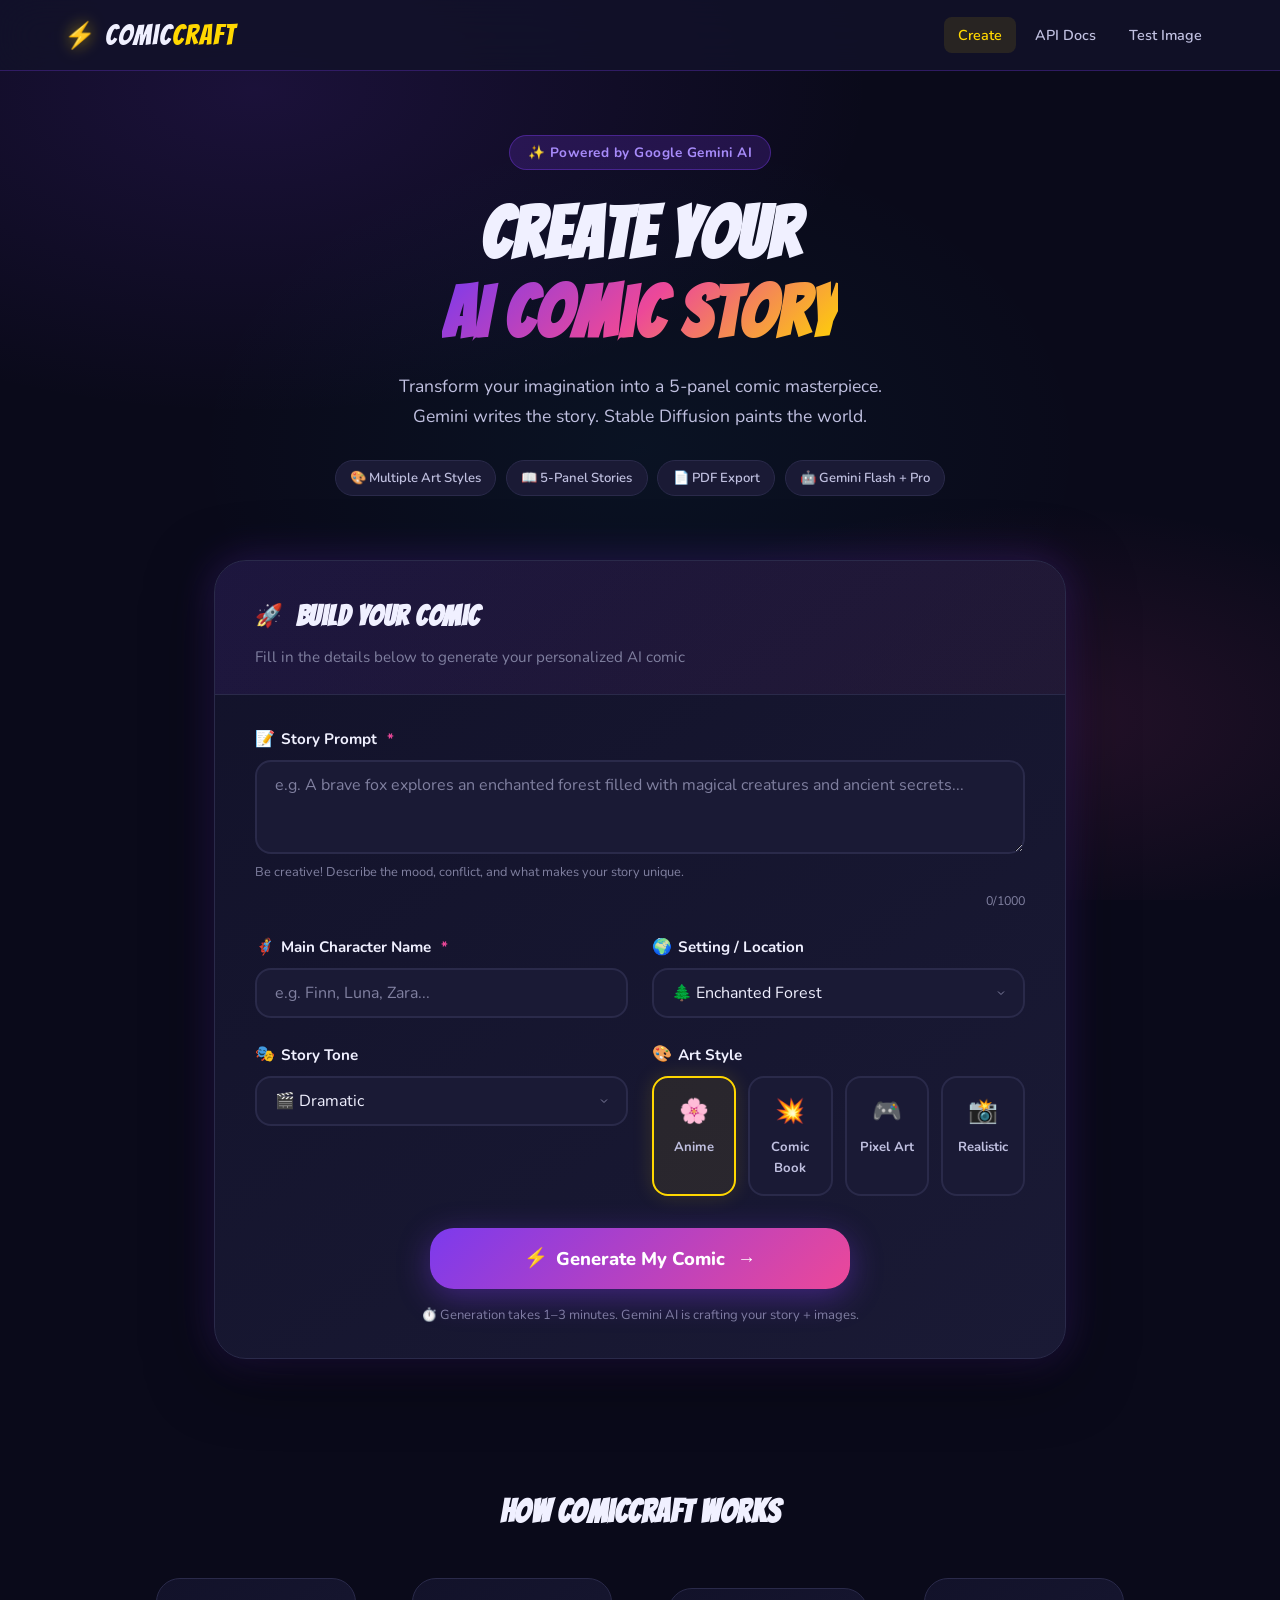
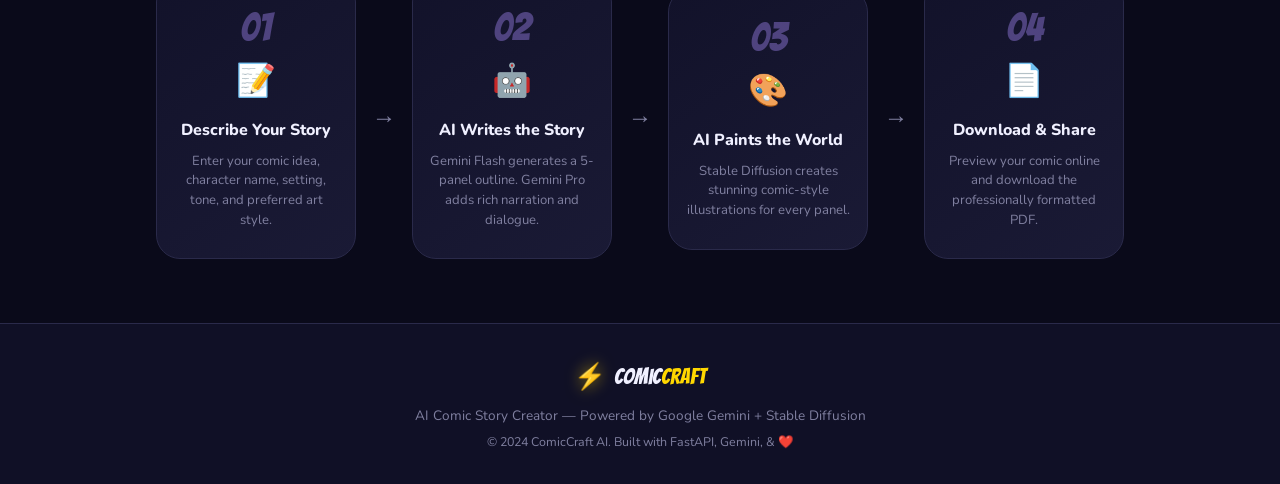
<file: templates/index.html>
<!DOCTYPE html>
<html lang="en">
<head>
  <meta charset="UTF-8" />
  <meta name="viewport" content="width=device-width, initial-scale=1.0" />
  <title>ComicCraft — AI Comic Story Creator</title>
  <meta name="description" content="Create personalized AI-powered comic stories with Google Gemini and Stable Diffusion. Enter your prompt and watch your comic come to life!" />
  <link rel="preconnect" href="https://fonts.googleapis.com" />
  <link rel="preconnect" href="https://fonts.gstatic.com" crossorigin />
  <link href="https://fonts.googleapis.com/css2?family=Bangers&family=Comic+Neue:ital,wght@0,400;0,700;1,400&family=Nunito:wght@400;600;700;800&display=swap" rel="stylesheet" />
  <link rel="stylesheet" href="/static/css/style.css?v=1.1" />
</head>
<body class="home-page">

  <!-- ═══════════ ANIMATED BACKGROUND ═══════════ -->
  <div class="bg-animation">
    <div class="bg-dots"></div>
    <div class="bg-gradient"></div>
  </div>

  <!-- ═══════════ HEADER ═══════════ -->
  <header class="site-header">
    <div class="header-inner">
      <div class="logo">
        <span class="logo-icon">⚡</span>
        <span class="logo-text">Comic<span class="logo-accent">Craft</span></span>
      </div>
      <nav class="header-nav">
        <a href="/" class="nav-link active">Create</a>
        <a href="/docs" class="nav-link" target="_blank">API Docs</a>
        <a href="/test-image" class="nav-link">Test Image</a>
      </nav>
    </div>
  </header>

  <!-- ═══════════ HERO ═══════════ -->
  <section class="hero">
    <div class="hero-badge">✨ Powered by Google Gemini AI</div>
    <h1 class="hero-title">
      Create Your<br />
      <span class="gradient-text">AI Comic Story</span>
    </h1>
    <p class="hero-subtitle">
      Transform your imagination into a 5-panel comic masterpiece.<br />
      Gemini writes the story. Stable Diffusion paints the world.
    </p>
    <div class="hero-chips">
      <span class="chip">🎨 Multiple Art Styles</span>
      <span class="chip">📖 5-Panel Stories</span>
      <span class="chip">📄 PDF Export</span>
      <span class="chip">🤖 Gemini Flash + Pro</span>
    </div>
  </section>

  <!-- ═══════════ FORM CARD ═══════════ -->
  <main class="main-container">
    <div class="form-card" id="comic-form-card">
      <div class="form-card-header">
        <h2 class="form-card-title">
          <span class="step-badge">🚀</span>
          Build Your Comic
        </h2>
        <p class="form-card-subtitle">Fill in the details below to generate your personalized AI comic</p>
      </div>

      <form id="comicForm" action="/generate" method="POST" class="comic-form" novalidate>

        <!-- Story Prompt -->
        <div class="form-group full-width">
          <label for="prompt" class="form-label">
            <span class="label-icon">📝</span>
            Story Prompt <span class="required">*</span>
          </label>
          <textarea
            id="prompt"
            name="prompt"
            rows="3"
            class="form-control form-textarea"
            placeholder="e.g. A brave fox explores an enchanted forest filled with magical creatures and ancient secrets..."
            required
            minlength="5"
            maxlength="1000"
          ></textarea>
          <div class="form-hint">Be creative! Describe the mood, conflict, and what makes your story unique.</div>
          <div class="char-counter"><span id="promptCount">0</span>/1000</div>
        </div>

        <!-- Character Name -->
        <div class="form-group">
          <label for="character" class="form-label">
            <span class="label-icon">🦸</span>
            Main Character Name <span class="required">*</span>
          </label>
          <input
            type="text"
            id="character"
            name="character"
            class="form-control"
            placeholder="e.g. Finn, Luna, Zara..."
            required
            maxlength="100"
          />
        </div>

        <!-- Setting -->
        <div class="form-group">
          <label for="setting" class="form-label">
            <span class="label-icon">🌍</span>
            Setting / Location
          </label>
          <select id="setting" name="setting" class="form-control form-select">
            <option value="forest" selected>🌲 Enchanted Forest</option>
            <option value="school">🏫 School</option>
            <option value="space">🚀 Outer Space</option>
            <option value="city">🌆 Futuristic City</option>
            <option value="ocean">🌊 Deep Ocean</option>
            <option value="mountains">⛰️ Mountains</option>
            <option value="desert">🏜️ Desert</option>
            <option value="dungeon">⚔️ Dungeon</option>
          </select>
        </div>

        <!-- Story Tone -->
        <div class="form-group">
          <label for="tone" class="form-label">
            <span class="label-icon">🎭</span>
            Story Tone
          </label>
          <select id="tone" name="tone" class="form-control form-select">
            <option value="dramatic" selected>🎬 Dramatic</option>
            <option value="funny">😂 Funny</option>
            <option value="light-hearted">☀️ Light-Hearted</option>
            <option value="poetic">🌸 Poetic</option>
            <option value="suspenseful">😱 Suspenseful</option>
            <option value="adventurous">⚔️ Adventurous</option>
          </select>
        </div>

        <!-- Art Style -->
        <div class="form-group">
          <label class="form-label">
            <span class="label-icon">🎨</span>
            Art Style
          </label>
          <div class="style-grid">
            <label class="style-card active" id="style-anime">
              <input type="radio" name="art_style" value="anime" checked />
              <span class="style-emoji">🌸</span>
              <span class="style-name">Anime</span>
            </label>
            <label class="style-card" id="style-comic">
              <input type="radio" name="art_style" value="comic book" />
              <span class="style-emoji">💥</span>
              <span class="style-name">Comic Book</span>
            </label>
            <label class="style-card" id="style-pixel">
              <input type="radio" name="art_style" value="pixel art" />
              <span class="style-emoji">🎮</span>
              <span class="style-name">Pixel Art</span>
            </label>
            <label class="style-card" id="style-realistic">
              <input type="radio" name="art_style" value="realistic" />
              <span class="style-emoji">📸</span>
              <span class="style-name">Realistic</span>
            </label>
          </div>
        </div>

        <!-- Submit Button -->
        <div class="form-group full-width submit-group">
          <button type="submit" id="generateBtn" class="btn btn-primary btn-generate">
            <span class="btn-icon">⚡</span>
            <span class="btn-text">Generate My Comic</span>
            <span class="btn-arrow">→</span>
          </button>
          <p class="submit-note">
            ⏱️ Generation takes 1–3 minutes. Gemini AI is crafting your story + images.
          </p>
        </div>

      </form>
    </div>

    <!-- ═══════════ LOADING OVERLAY ═══════════ -->
    <div class="loading-overlay" id="loadingOverlay" style="display:none;">
      <div class="loading-card">
        <div class="loading-animation">
          <div class="comic-spinner">
            <div class="spinner-panel sp1">✏️</div>
            <div class="spinner-panel sp2">🎨</div>
            <div class="spinner-panel sp3">📖</div>
            <div class="spinner-panel sp4">⚡</div>
          </div>
        </div>
        <h3 class="loading-title">Creating Your Comic</h3>
        <div class="loading-steps">
          <div class="loading-step active" id="step-outline">
            <div class="step-dot"></div>
            <span>📝 Generating story outline with Gemini Flash...</span>
          </div>
          <div class="loading-step" id="step-story">
            <div class="step-dot"></div>
            <span>📖 Writing narration with Gemini Pro...</span>
          </div>
          <div class="loading-step" id="step-images">
            <div class="step-dot"></div>
            <span>🎨 Creating illustrations with Stable Diffusion...</span>
          </div>
          <div class="loading-step" id="step-pdf">
            <div class="step-dot"></div>
            <span>📄 Compiling your comic PDF...</span>
          </div>
        </div>
        <div class="loading-bar-container">
          <div class="loading-bar" id="loadingBar"></div>
        </div>
      </div>
    </div>
  </main>

  <!-- ═══════════ HOW IT WORKS ═══════════ -->
  <section class="how-it-works">
    <h2 class="section-title">How ComicCraft Works</h2>
    <div class="steps-grid">
      <div class="step-item">
        <div class="step-number">01</div>
        <div class="step-icon">📝</div>
        <h3>Describe Your Story</h3>
        <p>Enter your comic idea, character name, setting, tone, and preferred art style.</p>
      </div>
      <div class="step-arrow">→</div>
      <div class="step-item">
        <div class="step-number">02</div>
        <div class="step-icon">🤖</div>
        <h3>AI Writes the Story</h3>
        <p>Gemini Flash generates a 5-panel outline. Gemini Pro adds rich narration and dialogue.</p>
      </div>
      <div class="step-arrow">→</div>
      <div class="step-item">
        <div class="step-number">03</div>
        <div class="step-icon">🎨</div>
        <h3>AI Paints the World</h3>
        <p>Stable Diffusion creates stunning comic-style illustrations for every panel.</p>
      </div>
      <div class="step-arrow">→</div>
      <div class="step-item">
        <div class="step-number">04</div>
        <div class="step-icon">📄</div>
        <h3>Download & Share</h3>
        <p>Preview your comic online and download the professionally formatted PDF.</p>
      </div>
    </div>
  </section>

  <!-- ═══════════ FOOTER ═══════════ -->
  <footer class="site-footer">
    <div class="footer-inner">
      <div class="footer-brand">
        <span class="logo-icon">⚡</span>
        <span class="logo-text">Comic<span class="logo-accent">Craft</span></span>
      </div>
      <p class="footer-tagline">AI Comic Story Creator — Powered by Google Gemini + Stable Diffusion</p>
      <p class="footer-copy">© 2024 ComicCraft AI. Built with FastAPI, Gemini, & ❤️</p>
    </div>
  </footer>

  <script src="/static/js/main.js?v=1.1"></script>
</body>
</html>
</file>
<file: static/css/style.css>
/* ═══════════════════════════════════════════════════════════
   ComicCraft AI — Global Stylesheet
   Dark theme, comic-inspired design, glassmorphism elements
   ═══════════════════════════════════════════════════════════ */

/* ─── Google Fonts loaded in HTML ─── */

/* ─── Design Tokens ─── */
:root {
  /* Colors */
  --dark-bg:       #0a0a1a;
  --dark-card:     #12122a;
  --dark-border:   #2a2a4a;
  --dark-surface:  #1a1a35;
  --dark-hover:    #22224a;

  --gold:          #ffd700;
  --gold-light:    #ffe066;
  --gold-dim:      #b8960c;
  --purple:        #7c3aed;
  --purple-light:  #a78bfa;
  --purple-dim:    #4c1d95;
  --pink:          #ec4899;
  --cyan:          #06b6d4;
  --green:         #10b981;
  --red:           #ef4444;

  --text-primary:  #f0f0ff;
  --text-secondary:#c0c0e0;
  --text-muted:    #8080a0;

  /* Gradients */
  --gradient-hero:    linear-gradient(135deg, #7c3aed 0%, #ec4899 50%, #ffd700 100%);
  --gradient-card:    linear-gradient(145deg, #12122a, #1a1a35);
  --gradient-btn:     linear-gradient(135deg, #7c3aed, #ec4899);
  --gradient-gold:    linear-gradient(135deg, #ffd700, #ffaa00);
  --gradient-panel:   linear-gradient(135deg, #1a1a35, #22224a);

  /* Glass */
  --glass-bg:      rgba(18, 18, 42, 0.85);
  --glass-border:  rgba(124, 58, 237, 0.3);
  --glass-blur:    blur(20px);

  /* Borders & Radius */
  --border-color:  var(--dark-border);
  --radius-sm:     8px;
  --radius-md:     16px;
  --radius-lg:     24px;
  --radius-xl:     32px;
  --card-bg:       var(--dark-card);

  /* Shadows */
  --shadow-sm:     0 2px 8px rgba(0,0,0,0.3);
  --shadow-md:     0 8px 32px rgba(0,0,0,0.4);
  --shadow-lg:     0 16px 64px rgba(0,0,0,0.5);
  --shadow-glow:   0 0 40px rgba(124,58,237,0.3);
  --shadow-gold:   0 0 30px rgba(255,215,0,0.2);

  /* Typography */
  --font-display: 'Bangers', cursive;
  --font-body:    'Nunito', 'Comic Neue', sans-serif;
  --font-comic:   'Comic Neue', cursive;

  /* Transitions */
  --transition:   all 0.3s cubic-bezier(0.4, 0, 0.2, 1);
}

/* ─── Reset & Base ─── */
*, *::before, *::after {
  box-sizing: border-box;
  margin: 0;
  padding: 0;
}

html {
  scroll-behavior: smooth;
}

body {
  font-family: var(--font-body);
  background-color: var(--dark-bg);
  color: var(--text-primary);
  line-height: 1.6;
  min-height: 100vh;
  overflow-x: hidden;
}

/* ═══════════════════════════════════════════════════════════
   ANIMATED BACKGROUND
   ═══════════════════════════════════════════════════════════ */

.bg-animation {
  position: fixed;
  inset: 0;
  z-index: -1;
  overflow: hidden;
}

.bg-gradient {
  position: absolute;
  inset: 0;
  background:
    radial-gradient(ellipse 80% 60% at 20% 10%, rgba(124,58,237,0.15) 0%, transparent 60%),
    radial-gradient(ellipse 60% 40% at 80% 80%, rgba(236,72,153,0.12) 0%, transparent 60%),
    radial-gradient(ellipse 50% 50% at 50% 50%, rgba(6,182,212,0.05) 0%, transparent 70%),
    var(--dark-bg);
  animation: gradientShift 12s ease-in-out infinite alternate;
}

.bg-dots {
  position: absolute;
  inset: 0;
  background-image: radial-gradient(circle, rgba(124,58,237,0.15) 1px, transparent 1px);
  background-size: 40px 40px;
  animation: dotsFloat 20s linear infinite;
}

@keyframes gradientShift {
  0%   { opacity: 0.8; }
  100% { opacity: 1; }
}

@keyframes dotsFloat {
  0%   { transform: translateY(0); }
  100% { transform: translateY(-40px); }
}

/* ═══════════════════════════════════════════════════════════
   HEADER
   ═══════════════════════════════════════════════════════════ */

.site-header {
  position: sticky;
  top: 0;
  z-index: 100;
  background: var(--glass-bg);
  backdrop-filter: var(--glass-blur);
  -webkit-backdrop-filter: var(--glass-blur);
  border-bottom: 1px solid var(--glass-border);
  padding: 0.75rem 0;
}

.header-inner {
  max-width: 1200px;
  margin: 0 auto;
  padding: 0 1.5rem;
  display: flex;
  align-items: center;
  justify-content: space-between;
}

.logo {
  display: flex;
  align-items: center;
  gap: 0.5rem;
  font-family: var(--font-display);
  font-size: 1.8rem;
  letter-spacing: 1px;
}

.logo-icon {
  font-size: 1.6rem;
  filter: drop-shadow(0 0 8px rgba(255,215,0,0.6));
  animation: iconPulse 2s ease-in-out infinite;
}

@keyframes iconPulse {
  0%, 100% { filter: drop-shadow(0 0 8px rgba(255,215,0,0.6)); }
  50%       { filter: drop-shadow(0 0 16px rgba(255,215,0,1)); }
}

.logo-text { color: var(--text-primary); }
.logo-accent { color: var(--gold); }

.header-nav {
  display: flex;
  align-items: center;
  gap: 0.25rem;
}

.nav-link {
  padding: 0.4rem 0.9rem;
  border-radius: var(--radius-sm);
  text-decoration: none;
  color: var(--text-secondary);
  font-weight: 600;
  font-size: 0.9rem;
  transition: var(--transition);
}

.nav-link:hover,
.nav-link.active {
  color: var(--gold);
  background: rgba(255,215,0,0.1);
}

/* ═══════════════════════════════════════════════════════════
   HERO SECTION
   ═══════════════════════════════════════════════════════════ */

.hero {
  text-align: center;
  padding: 4rem 1.5rem 2rem;
  max-width: 900px;
  margin: 0 auto;
}

.hero-badge {
  display: inline-block;
  padding: 0.35rem 1.1rem;
  border-radius: 100px;
  background: rgba(124,58,237,0.2);
  border: 1px solid rgba(124,58,237,0.4);
  color: var(--purple-light);
  font-size: 0.85rem;
  font-weight: 700;
  letter-spacing: 0.5px;
  margin-bottom: 1.5rem;
  animation: fadeInDown 0.6s ease;
}

.hero-title {
  font-family: var(--font-display);
  font-size: clamp(2.5rem, 6vw, 4.5rem);
  line-height: 1.1;
  letter-spacing: 1px;
  margin-bottom: 1.25rem;
  animation: fadeInUp 0.7s ease;
}

.gradient-text {
  background: var(--gradient-hero);
  -webkit-background-clip: text;
  -webkit-text-fill-color: transparent;
  background-clip: text;
}

.hero-subtitle {
  font-size: 1.1rem;
  color: var(--text-secondary);
  line-height: 1.7;
  margin-bottom: 1.75rem;
  animation: fadeInUp 0.8s ease;
}

.hero-chips {
  display: flex;
  flex-wrap: wrap;
  justify-content: center;
  gap: 0.6rem;
  animation: fadeInUp 0.9s ease;
}

.chip {
  padding: 0.4rem 0.9rem;
  border-radius: 100px;
  background: var(--dark-surface);
  border: 1px solid var(--dark-border);
  color: var(--text-secondary);
  font-size: 0.82rem;
  font-weight: 600;
  transition: var(--transition);
}

.chip:hover {
  border-color: var(--purple);
  color: var(--purple-light);
}

/* ═══════════════════════════════════════════════════════════
   FORM CARD
   ═══════════════════════════════════════════════════════════ */

.main-container {
  max-width: 900px;
  margin: 0 auto;
  padding: 2rem 1.5rem 4rem;
  position: relative;
}

.form-card {
  background: var(--gradient-card);
  border: 1px solid var(--dark-border);
  border-radius: var(--radius-xl);
  overflow: hidden;
  box-shadow: var(--shadow-lg), var(--shadow-glow);
  animation: fadeInUp 0.5s ease;
}

.form-card-header {
  padding: 2rem 2.5rem 1.5rem;
  border-bottom: 1px solid var(--dark-border);
  background: linear-gradient(135deg, rgba(124,58,237,0.1), rgba(236,72,153,0.05));
}

.form-card-title {
  font-family: var(--font-display);
  font-size: 1.8rem;
  letter-spacing: 0.5px;
  display: flex;
  align-items: center;
  gap: 0.75rem;
  margin-bottom: 0.4rem;
}

.step-badge {
  font-size: 1.4rem;
}

.form-card-subtitle {
  color: var(--text-muted);
  font-size: 0.95rem;
}

.comic-form {
  padding: 2rem 2.5rem;
  display: grid;
  grid-template-columns: 1fr 1fr;
  gap: 1.5rem;
}

.form-group {
  display: flex;
  flex-direction: column;
  gap: 0.5rem;
}

.form-group.full-width {
  grid-column: 1 / -1;
}

.form-label {
  font-weight: 700;
  font-size: 0.95rem;
  color: var(--text-primary);
  display: flex;
  align-items: center;
  gap: 0.4rem;
}

.label-icon { font-size: 1rem; }
.required { color: var(--pink); margin-left: 0.2rem; }

.form-control {
  padding: 0.75rem 1.1rem;
  background: var(--dark-surface);
  border: 2px solid var(--dark-border);
  border-radius: var(--radius-md);
  color: var(--text-primary);
  font-family: var(--font-body);
  font-size: 1rem;
  transition: var(--transition);
  outline: none;
  width: 100%;
}

.form-control::placeholder {
  color: var(--text-muted);
}

.form-control:focus {
  border-color: var(--purple);
  box-shadow: 0 0 0 3px rgba(124,58,237,0.2);
  background: var(--dark-hover);
}

.form-textarea {
  resize: vertical;
  min-height: 90px;
  max-height: 200px;
}

.form-select {
  appearance: none;
  cursor: pointer;
  background-image: url("data:image/svg+xml,%3Csvg xmlns='http://www.w3.org/2000/svg' width='12' height='12' viewBox='0 0 24 24' fill='none' stroke='%238080a0' stroke-width='2'%3E%3Cpolyline points='6 9 12 15 18 9'%3E%3C/polyline%3E%3C/svg%3E");
  background-repeat: no-repeat;
  background-position: right 1rem center;
  padding-right: 2.5rem;
}

.form-hint {
  font-size: 0.8rem;
  color: var(--text-muted);
}

.char-counter {
  font-size: 0.78rem;
  color: var(--text-muted);
  text-align: right;
}

/* Art Style Grid */
.style-grid {
  display: grid;
  grid-template-columns: repeat(4, 1fr);
  gap: 0.75rem;
}

.style-card {
  display: flex;
  flex-direction: column;
  align-items: center;
  gap: 0.4rem;
  padding: 0.9rem 0.5rem;
  background: var(--dark-surface);
  border: 2px solid var(--dark-border);
  border-radius: var(--radius-md);
  cursor: pointer;
  transition: var(--transition);
  text-align: center;
}

.style-card input[type="radio"] {
  display: none;
}

.style-card:hover {
  border-color: var(--purple-light);
  background: var(--dark-hover);
}

.style-card.active {
  border-color: var(--gold);
  background: rgba(255,215,0,0.08);
  box-shadow: 0 0 20px rgba(255,215,0,0.15);
}

.style-emoji { font-size: 1.5rem; }
.style-name  { font-size: 0.82rem; font-weight: 700; color: var(--text-secondary); }

/* Submit Group */
.submit-group {
  display: flex;
  flex-direction: column;
  align-items: center;
  gap: 1rem;
  padding-top: 0.5rem;
}

.submit-note {
  font-size: 0.82rem;
  color: var(--text-muted);
  text-align: center;
}

/* ═══════════════════════════════════════════════════════════
   BUTTONS
   ═══════════════════════════════════════════════════════════ */

.btn {
  display: inline-flex;
  align-items: center;
  justify-content: center;
  gap: 0.5rem;
  padding: 0.75rem 1.75rem;
  border-radius: var(--radius-md);
  border: none;
  cursor: pointer;
  font-family: var(--font-body);
  font-weight: 800;
  font-size: 1rem;
  text-decoration: none;
  transition: var(--transition);
  position: relative;
  overflow: hidden;
  white-space: nowrap;
}

.btn::before {
  content: '';
  position: absolute;
  inset: 0;
  background: rgba(255,255,255,0.1);
  opacity: 0;
  transition: opacity 0.3s;
}

.btn:hover::before { opacity: 1; }

.btn-primary {
  background: var(--gradient-btn);
  color: #fff;
  box-shadow: 0 4px 20px rgba(124,58,237,0.4);
}

.btn-primary:hover {
  transform: translateY(-2px);
  box-shadow: 0 8px 30px rgba(124,58,237,0.5);
}

.btn-secondary {
  background: var(--dark-surface);
  border: 2px solid var(--dark-border);
  color: var(--text-secondary);
}

.btn-secondary:hover {
  border-color: var(--purple);
  color: var(--purple-light);
  transform: translateY(-2px);
}

.btn-download {
  background: var(--gradient-gold);
  color: var(--dark-bg);
  font-weight: 900;
  box-shadow: 0 4px 20px rgba(255,215,0,0.3);
}

.btn-download:hover {
  transform: translateY(-2px);
  box-shadow: 0 8px 30px rgba(255,215,0,0.4);
}

.btn-generate {
  width: 100%;
  max-width: 420px;
  padding: 1.1rem 2rem;
  font-size: 1.15rem;
  border-radius: var(--radius-lg);
  background: var(--gradient-btn);
  color: #fff;
  box-shadow: 0 8px 32px rgba(124,58,237,0.4);
}

.btn-generate:hover {
  transform: translateY(-3px);
  box-shadow: 0 12px 40px rgba(124,58,237,0.5);
}

.btn-generate:active {
  transform: translateY(0);
}

.btn-lg { padding: 1rem 2.25rem; font-size: 1.1rem; }

.btn-icon  { font-size: 1.2rem; }
.btn-arrow { margin-left: 0.25rem; transition: transform 0.2s; }
.btn:hover .btn-arrow { transform: translateX(4px); }

/* ═══════════════════════════════════════════════════════════
   LOADING OVERLAY
   ═══════════════════════════════════════════════════════════ */

.loading-overlay {
  position: fixed;
  inset: 0;
  z-index: 1000;
  background: rgba(10,10,26,0.92);
  backdrop-filter: blur(10px);
  display: flex;
  align-items: center;
  justify-content: center;
  animation: fadeIn 0.3s ease;
}

.loading-card {
  background: var(--gradient-card);
  border: 1px solid var(--glass-border);
  border-radius: var(--radius-xl);
  padding: 3rem 2.5rem;
  max-width: 480px;
  width: 90%;
  text-align: center;
  box-shadow: var(--shadow-lg);
}

.loading-animation {
  margin-bottom: 1.5rem;
}

.comic-spinner {
  display: grid;
  grid-template-columns: 1fr 1fr;
  gap: 0.5rem;
  width: 80px;
  margin: 0 auto;
}

.spinner-panel {
  width: 36px;
  height: 36px;
  border-radius: 8px;
  background: var(--dark-surface);
  border: 2px solid var(--dark-border);
  display: flex;
  align-items: center;
  justify-content: center;
  font-size: 1.2rem;
  animation: spinnerPop 1.2s ease-in-out infinite;
}

.sp1 { animation-delay: 0s; }
.sp2 { animation-delay: 0.2s; }
.sp3 { animation-delay: 0.4s; }
.sp4 { animation-delay: 0.6s; }

@keyframes spinnerPop {
  0%, 80%, 100% { transform: scale(1); opacity: 0.6; }
  40%            { transform: scale(1.3); opacity: 1; border-color: var(--gold); }
}

.loading-title {
  font-family: var(--font-display);
  font-size: 1.8rem;
  margin-bottom: 1.5rem;
  color: var(--gold);
}

.loading-steps {
  display: flex;
  flex-direction: column;
  gap: 0.75rem;
  text-align: left;
  margin-bottom: 1.5rem;
}

.loading-step {
  display: flex;
  align-items: center;
  gap: 0.75rem;
  padding: 0.6rem 1rem;
  border-radius: var(--radius-sm);
  background: var(--dark-surface);
  opacity: 0.4;
  transition: var(--transition);
  font-size: 0.9rem;
  color: var(--text-secondary);
}

.loading-step.active {
  opacity: 1;
  background: rgba(124,58,237,0.15);
  border: 1px solid rgba(124,58,237,0.3);
  color: var(--purple-light);
}

.loading-step.done {
  opacity: 0.7;
  background: rgba(16,185,129,0.1);
  border: 1px solid rgba(16,185,129,0.2);
  color: var(--green);
}

.step-dot {
  width: 10px;
  height: 10px;
  border-radius: 50%;
  background: var(--text-muted);
  flex-shrink: 0;
}

.loading-step.active .step-dot {
  background: var(--purple);
  box-shadow: 0 0 8px var(--purple);
  animation: dotPulse 1s ease-in-out infinite;
}

.loading-step.done .step-dot {
  background: var(--green);
}

@keyframes dotPulse {
  0%, 100% { transform: scale(1); }
  50%       { transform: scale(1.5); }
}

.loading-bar-container {
  height: 6px;
  background: var(--dark-surface);
  border-radius: 100px;
  overflow: hidden;
}

.loading-bar {
  height: 100%;
  background: var(--gradient-btn);
  border-radius: 100px;
  width: 0%;
  transition: width 0.5s ease;
  animation: loadingProgress 120s linear forwards;
}

@keyframes loadingProgress {
  0%   { width: 0%; }
  20%  { width: 15%; }
  40%  { width: 35%; }
  60%  { width: 60%; }
  80%  { width: 80%; }
  95%  { width: 92%; }
  100% { width: 95%; }
}

/* ═══════════════════════════════════════════════════════════
   HOW IT WORKS SECTION
   ═══════════════════════════════════════════════════════════ */

.how-it-works {
  padding: 4rem 1.5rem;
  max-width: 1100px;
  margin: 0 auto;
  text-align: center;
}

.section-title {
  font-family: var(--font-display);
  font-size: 2rem;
  letter-spacing: 0.5px;
  margin-bottom: 2.5rem;
  color: var(--text-primary);
}

.steps-grid {
  display: flex;
  align-items: center;
  justify-content: center;
  gap: 1rem;
  flex-wrap: wrap;
}

.step-item {
  flex: 1;
  min-width: 160px;
  max-width: 200px;
  background: var(--gradient-card);
  border: 1px solid var(--dark-border);
  border-radius: var(--radius-lg);
  padding: 1.75rem 1rem;
  transition: var(--transition);
}

.step-item:hover {
  border-color: var(--purple);
  transform: translateY(-4px);
  box-shadow: var(--shadow-glow);
}

.step-number {
  font-family: var(--font-display);
  font-size: 2.5rem;
  color: var(--purple-light);
  opacity: 0.4;
  line-height: 1;
  margin-bottom: 0.5rem;
}

.step-icon {
  font-size: 2rem;
  margin-bottom: 0.75rem;
}

.step-item h3 {
  font-size: 1rem;
  font-weight: 800;
  margin-bottom: 0.5rem;
  color: var(--text-primary);
}

.step-item p {
  font-size: 0.82rem;
  color: var(--text-muted);
  line-height: 1.5;
}

.step-arrow {
  font-size: 1.5rem;
  color: var(--text-muted);
  flex-shrink: 0;
}

/* ═══════════════════════════════════════════════════════════
   COMIC PREVIEW PAGE
   ═══════════════════════════════════════════════════════════ */

.comic-hero {
  text-align: center;
  padding: 3rem 1.5rem 1.5rem;
  max-width: 900px;
  margin: 0 auto;
}

.comic-hero-badge {
  display: inline-block;
  padding: 0.35rem 1.1rem;
  border-radius: 100px;
  background: rgba(16,185,129,0.15);
  border: 1px solid rgba(16,185,129,0.3);
  color: var(--green);
  font-size: 0.9rem;
  font-weight: 700;
  margin-bottom: 1rem;
}

.comic-hero-title {
  font-family: var(--font-display);
  font-size: clamp(2rem, 5vw, 3.5rem);
  margin-bottom: 0.5rem;
}

.comic-hero-sub {
  color: var(--text-muted);
  font-size: 0.95rem;
  margin-bottom: 1.25rem;
}

.comic-meta-chips {
  display: flex;
  flex-wrap: wrap;
  justify-content: center;
  gap: 0.5rem;
  margin-bottom: 1rem;
}

.meta-chip {
  padding: 0.3rem 0.8rem;
  border-radius: 100px;
  background: var(--dark-surface);
  border: 1px solid var(--dark-border);
  color: var(--text-secondary);
  font-size: 0.8rem;
  font-weight: 600;
}

/* Download CTA Bar */
.download-cta-bar {
  background: linear-gradient(135deg, rgba(255,215,0,0.1), rgba(255,170,0,0.05));
  border-top: 1px solid rgba(255,215,0,0.2);
  border-bottom: 1px solid rgba(255,215,0,0.2);
  padding: 1rem 1.5rem;
  position: sticky;
  top: 60px;
  z-index: 50;
  backdrop-filter: blur(10px);
}

.download-cta-inner {
  max-width: 900px;
  margin: 0 auto;
  display: flex;
  align-items: center;
  justify-content: space-between;
  gap: 1rem;
}

.download-cta-text {
  font-weight: 700;
  color: var(--gold);
}

/* Comic Main / Panels */
.comic-main {
  max-width: 1100px;
  margin: 0 auto;
  padding: 2rem 1.5rem 5rem;
}

.panels-container {
  display: flex;
  flex-direction: column;
  gap: 2.5rem;
}

/* Panel Card */
.panel-card {
  background: var(--gradient-panel);
  border: 1px solid var(--dark-border);
  border-radius: var(--radius-xl);
  overflow: hidden;
  box-shadow: var(--shadow-md);
  animation: panelSlideIn 0.5s ease both;
  transition: var(--transition);
}

.panel-card:hover {
  border-color: rgba(124,58,237,0.4);
  box-shadow: var(--shadow-lg), 0 0 40px rgba(124,58,237,0.15);
  transform: translateY(-2px);
}

@keyframes panelSlideIn {
  from { opacity: 0; transform: translateY(30px); }
  to   { opacity: 1; transform: translateY(0); }
}

.panel-header {
  display: flex;
  align-items: center;
  gap: 1rem;
  padding: 1.25rem 1.75rem;
  background: linear-gradient(135deg, rgba(124,58,237,0.2), rgba(236,72,153,0.1));
  border-bottom: 1px solid var(--dark-border);
}

.panel-badge {
  padding: 0.25rem 0.8rem;
  border-radius: 100px;
  background: var(--gradient-btn);
  color: #fff;
  font-size: 0.8rem;
  font-weight: 800;
  white-space: nowrap;
  flex-shrink: 0;
}

.panel-title {
  font-family: var(--font-display);
  font-size: 1.4rem;
  letter-spacing: 0.3px;
  color: var(--text-primary);
}

.panel-body {
  display: grid;
  grid-template-columns: 1fr 1.2fr;
  gap: 0;
}

/* Image column */
.panel-image-col {
  padding: 1.5rem;
  border-right: 1px solid var(--dark-border);
  display: flex;
  flex-direction: column;
  gap: 0.75rem;
}

.panel-image-frame {
  border-radius: var(--radius-md);
  overflow: hidden;
  border: 2px solid var(--dark-border);
  background: var(--dark-surface);
  aspect-ratio: 1;
  display: flex;
  align-items: center;
  justify-content: center;
}

.panel-image {
  width: 100%;
  height: 100%;
  object-fit: cover;
  display: block;
  transition: transform 0.3s ease;
}

.panel-card:hover .panel-image {
  transform: scale(1.02);
}

.panel-image-placeholder {
  display: flex;
  flex-direction: column;
  align-items: center;
  gap: 0.5rem;
  color: var(--text-muted);
  font-size: 0.9rem;
}

.placeholder-icon { font-size: 2.5rem; }

.image-prompt-tag {
  background: var(--dark-surface);
  border: 1px solid var(--dark-border);
  border-radius: var(--radius-sm);
  padding: 0.6rem 0.8rem;
}

.ipt-label {
  font-size: 0.72rem;
  font-weight: 700;
  color: var(--purple-light);
  display: block;
  margin-bottom: 0.2rem;
}

.ipt-text {
  font-size: 0.78rem;
  color: var(--text-muted);
  line-height: 1.4;
  font-style: italic;
}

/* Story column */
.panel-story-col {
  padding: 1.5rem;
  display: flex;
  flex-direction: column;
  gap: 1rem;
}

.story-section {
  border-radius: var(--radius-md);
  overflow: hidden;
  border: 1px solid var(--dark-border);
}

.story-section-label {
  display: flex;
  align-items: center;
  gap: 0.5rem;
  padding: 0.5rem 0.9rem;
  font-size: 0.8rem;
  font-weight: 800;
  letter-spacing: 0.5px;
  text-transform: uppercase;
}

.section-icon { font-size: 0.9rem; }

.scene-section { background: rgba(6,182,212,0.05); border-color: rgba(6,182,212,0.2); }
.scene-section .story-section-label { background: rgba(6,182,212,0.1); color: var(--cyan); }
.scene-description { padding: 0.75rem 1rem; font-style: italic; color: var(--text-secondary); font-size: 0.92rem; line-height: 1.6; }

.caption-section { background: rgba(255,215,0,0.04); border-color: rgba(255,215,0,0.2); }
.caption-section .story-section-label { background: rgba(255,215,0,0.1); color: var(--gold); }
.caption-text { padding: 0.75rem 1rem; color: var(--text-secondary); font-size: 0.92rem; line-height: 1.6; }

.narration-section { background: rgba(124,58,237,0.05); border-color: rgba(124,58,237,0.2); }
.narration-section .story-section-label { background: rgba(124,58,237,0.1); color: var(--purple-light); }
.narration-text { padding: 0.75rem 1rem; color: var(--text-primary); font-size: 0.95rem; line-height: 1.7; font-family: var(--font-comic); }

/* Bottom Actions */
.bottom-actions {
  display: flex;
  justify-content: center;
  align-items: center;
  gap: 1rem;
  flex-wrap: wrap;
  margin-top: 3rem;
  padding-top: 2rem;
  border-top: 1px solid var(--dark-border);
}

/* Empty state */
.empty-state {
  text-align: center;
  padding: 5rem 2rem;
  color: var(--text-muted);
}

.empty-icon { font-size: 3rem; margin-bottom: 1rem; }
.empty-state h3 { font-size: 1.5rem; margin-bottom: 0.5rem; color: var(--text-secondary); }
.empty-state p  { margin-bottom: 1.5rem; }

/* ═══════════════════════════════════════════════════════════
   SUCCESS PAGE
   ═══════════════════════════════════════════════════════════ */

.success-main {
  min-height: calc(100vh - 140px);
  display: flex;
  align-items: center;
  justify-content: center;
  padding: 2rem 1.5rem;
}

.success-card {
  background: var(--gradient-card);
  border: 1px solid var(--dark-border);
  border-radius: var(--radius-xl);
  padding: 3rem 2.5rem;
  max-width: 560px;
  width: 100%;
  text-align: center;
  box-shadow: var(--shadow-lg), var(--shadow-glow);
  position: relative;
  overflow: hidden;
  animation: fadeInUp 0.5s ease;
}

.confetti-container {
  position: absolute;
  inset: 0;
  pointer-events: none;
  overflow: hidden;
}

.confetti-piece {
  position: absolute;
  width: 8px;
  height: 8px;
  border-radius: 2px;
  animation: confettiFall linear forwards;
}

@keyframes confettiFall {
  0%   { transform: translateY(-10px) rotate(0deg); opacity: 1; }
  100% { transform: translateY(600px) rotate(720deg); opacity: 0; }
}

.success-icon-wrapper {
  position: relative;
  width: 100px;
  height: 100px;
  margin: 0 auto 1.5rem;
}

.success-icon-circle {
  width: 80px;
  height: 80px;
  border-radius: 50%;
  background: var(--gradient-btn);
  display: flex;
  align-items: center;
  justify-content: center;
  margin: 10px auto;
  box-shadow: var(--shadow-glow);
}

.success-icon { font-size: 2.5rem; }

.success-ring {
  position: absolute;
  border-radius: 50%;
  border: 2px solid var(--purple);
  animation: ringExpand 1.5s ease-out infinite;
}

.success-ring-1 { inset: 0; animation-delay: 0s; }
.success-ring-2 { inset: -10px; animation-delay: 0.5s; }

@keyframes ringExpand {
  0%   { opacity: 0.6; transform: scale(0.8); }
  100% { opacity: 0; transform: scale(1.4); }
}

.success-title {
  font-family: var(--font-display);
  font-size: 2.5rem;
  letter-spacing: 0.5px;
  margin-bottom: 0.75rem;
  color: var(--gold);
}

.success-subtitle {
  color: var(--text-secondary);
  line-height: 1.6;
  margin-bottom: 1.5rem;
}

.pdf-info-box {
  display: flex;
  align-items: center;
  gap: 1rem;
  background: var(--dark-surface);
  border: 1px solid var(--dark-border);
  border-radius: var(--radius-md);
  padding: 1rem 1.25rem;
  margin-bottom: 1.5rem;
  text-align: left;
}

.pdf-icon { font-size: 2rem; flex-shrink: 0; }
.pdf-details { flex: 1; min-width: 0; }
.pdf-label { font-size: 0.75rem; color: var(--text-muted); font-weight: 700; text-transform: uppercase; }
.pdf-path  { font-size: 0.85rem; color: var(--gold); font-weight: 600; word-break: break-all; }

.success-features {
  display: grid;
  grid-template-columns: repeat(4, 1fr);
  gap: 0.75rem;
  margin-bottom: 2rem;
}

.success-feature {
  background: var(--dark-surface);
  border: 1px solid var(--dark-border);
  border-radius: var(--radius-sm);
  padding: 0.75rem 0.5rem;
  display: flex;
  flex-direction: column;
  align-items: center;
  gap: 0.3rem;
}

.sf-icon { font-size: 1.3rem; }
.sf-text { font-size: 0.72rem; font-weight: 700; color: var(--text-muted); }

.success-note {
  margin-top: 1.25rem;
  font-size: 0.82rem;
  color: var(--text-muted);
  line-height: 1.5;
}

.success-note code {
  background: var(--dark-surface);
  padding: 0.1rem 0.4rem;
  border-radius: 4px;
  font-size: 0.78rem;
  color: var(--purple-light);
}

.error-detail {
  background: var(--dark-surface);
  border: 1px solid rgba(239,68,68,0.3);
  border-radius: var(--radius-md);
  padding: 1rem;
  margin: 1rem 0;
  word-break: break-word;
}

.error-detail code {
  color: #ff8888;
  font-size: 0.85rem;
}

/* ═══════════════════════════════════════════════════════════
   FOOTER
   ═══════════════════════════════════════════════════════════ */

.site-footer {
  border-top: 1px solid var(--dark-border);
  padding: 2rem 1.5rem;
  background: var(--glass-bg);
  backdrop-filter: var(--glass-blur);
}

.footer-inner {
  max-width: 900px;
  margin: 0 auto;
  text-align: center;
}

.footer-brand {
  display: flex;
  align-items: center;
  justify-content: center;
  gap: 0.5rem;
  font-family: var(--font-display);
  font-size: 1.4rem;
  margin-bottom: 0.5rem;
}

.footer-tagline {
  color: var(--text-muted);
  font-size: 0.85rem;
  margin-bottom: 0.3rem;
}

.footer-copy {
  color: var(--text-muted);
  font-size: 0.78rem;
}

/* ═══════════════════════════════════════════════════════════
   KEYFRAME ANIMATIONS
   ═══════════════════════════════════════════════════════════ */

@keyframes fadeIn {
  from { opacity: 0; }
  to   { opacity: 1; }
}

@keyframes fadeInUp {
  from { opacity: 0; transform: translateY(24px); }
  to   { opacity: 1; transform: translateY(0); }
}

@keyframes fadeInDown {
  from { opacity: 0; transform: translateY(-16px); }
  to   { opacity: 1; transform: translateY(0); }
}

/* ═══════════════════════════════════════════════════════════
   RESPONSIVE
   ═══════════════════════════════════════════════════════════ */

@media (max-width: 768px) {
  .comic-form {
    grid-template-columns: 1fr;
    padding: 1.5rem;
  }

  .form-group.full-width { grid-column: 1; }

  .style-grid {
    grid-template-columns: repeat(2, 1fr);
  }

  .steps-grid {
    flex-direction: column;
    align-items: center;
  }

  .step-arrow { transform: rotate(90deg); }

  .panel-body {
    grid-template-columns: 1fr;
  }

  .panel-image-col {
    border-right: none;
    border-bottom: 1px solid var(--dark-border);
  }

  .success-features {
    grid-template-columns: repeat(2, 1fr);
  }

  .download-cta-inner {
    flex-direction: column;
    text-align: center;
  }
}

@media (max-width: 480px) {
  .hero { padding: 2.5rem 1rem 1.5rem; }
  .form-card-header { padding: 1.5rem; }
  .success-card { padding: 2rem 1.25rem; }
  .success-features { grid-template-columns: repeat(2, 1fr); }
  .pdf-info-box { flex-direction: column; text-align: center; }
}

/* ═══════════════════════════════════════════════════════════
   GREEN PANEL DOWNLOAD SUCCESS POPUP MODAL
   ═══════════════════════════════════════════════════════════ */

.download-modal-overlay {
  position: fixed;
  inset: 0;
  background: rgba(8, 8, 22, 0.82);
  backdrop-filter: blur(12px);
  -webkit-backdrop-filter: blur(12px);
  z-index: 10000;
  display: flex;
  align-items: center;
  justify-content: center;
  opacity: 0;
  visibility: hidden;
  transition: opacity 0.3s cubic-bezier(0.4, 0, 0.2, 1),
              visibility 0.3s cubic-bezier(0.4, 0, 0.2, 1);
  padding: 1.25rem;
}

.download-modal-overlay.show {
  opacity: 1;
  visibility: visible;
}

.download-modal-card {
  position: relative;
  background: var(--dark-card);
  border-radius: 28px;
  border: 2px solid var(--green);
  box-shadow: 0 25px 70px rgba(0, 0, 0, 0.7),
              0 0 45px rgba(16, 185, 129, 0.35);
  max-width: 500px;
  width: 100%;
  overflow: hidden;
  transform: scale(0.85) translateY(30px);
  transition: transform 0.4s cubic-bezier(0.34, 1.56, 0.64, 1);
}

.download-modal-overlay.show .download-modal-card {
  transform: scale(1) translateY(0);
}

.modal-close-btn {
  position: absolute;
  top: 1rem;
  right: 1.2rem;
  width: 36px;
  height: 36px;
  border-radius: 50%;
  background: rgba(0, 0, 0, 0.35);
  border: 1px solid rgba(255, 255, 255, 0.3);
  color: #ffffff;
  font-size: 1.1rem;
  display: flex;
  align-items: center;
  justify-content: center;
  cursor: pointer;
  z-index: 10;
  transition: var(--transition);
}

.modal-close-btn:hover {
  background: rgba(0, 0, 0, 0.6);
  transform: rotate(90deg) scale(1.1);
  border-color: #ffffff;
}

/* ─── Vivid Green Header Panel ─── */
.modal-green-panel {
  position: relative;
  background: linear-gradient(135deg, #064e3b 0%, #059669 40%, #10b981 100%);
  padding: 2.2rem 1.8rem 1.8rem;
  text-align: center;
  color: #ffffff;
  overflow: hidden;
  box-shadow: inset 0 -10px 20px rgba(0, 0, 0, 0.15);
}

.green-panel-glow {
  position: absolute;
  top: -40%;
  left: 50%;
  transform: translateX(-50%);
  width: 250px;
  height: 250px;
  background: radial-gradient(circle, rgba(255, 255, 255, 0.35) 0%, transparent 70%);
  pointer-events: none;
  animation: pulseGlow 3s ease-in-out infinite;
}

@keyframes pulseGlow {
  0%, 100% { transform: translateX(-50%) scale(1); opacity: 0.6; }
  50% { transform: translateX(-50%) scale(1.2); opacity: 0.9; }
}

/* Animated Checkmark */
.modal-icon-wrapper {
  margin-bottom: 0.6rem;
}

.modal-check-svg {
  width: 68px;
  height: 68px;
  display: block;
  margin: 0 auto;
  filter: drop-shadow(0 6px 14px rgba(0, 0, 0, 0.3));
}

.modal-check-circle {
  stroke-dasharray: 166;
  stroke-dashoffset: 166;
  stroke-width: 4;
  stroke: #ffffff;
  fill: rgba(255, 255, 255, 0.2);
  animation: strokeCircle 0.6s cubic-bezier(0.65, 0, 0.45, 1) forwards;
}

.modal-check-path {
  stroke-dasharray: 48;
  stroke-dashoffset: 48;
  stroke-width: 4.5;
  stroke: #ffffff;
  stroke-linecap: round;
  stroke-linejoin: round;
  animation: strokeCheck 0.4s cubic-bezier(0.65, 0, 0.45, 1) 0.4s forwards;
}

@keyframes strokeCircle {
  100% { stroke-dashoffset: 0; }
}

@keyframes strokeCheck {
  100% { stroke-dashoffset: 0; }
}

.modal-badge {
  display: inline-block;
  background: rgba(0, 0, 0, 0.25);
  border: 1px solid rgba(255, 255, 255, 0.35);
  color: #ecfdf5;
  font-size: 0.72rem;
  font-weight: 800;
  letter-spacing: 0.12em;
  padding: 0.3rem 0.9rem;
  border-radius: 999px;
  margin-bottom: 0.5rem;
  text-transform: uppercase;
}

.modal-title {
  font-family: var(--font-display);
  font-size: 2.1rem;
  letter-spacing: 0.04em;
  color: #ffffff;
  text-shadow: 0 2px 10px rgba(0, 0, 0, 0.35);
  margin-bottom: 0.25rem;
  line-height: 1.15;
}

.modal-subtitle {
  font-size: 0.95rem;
  color: #d1fae5;
  font-weight: 600;
  max-width: 380px;
  margin: 0 auto;
}

/* ─── Modal Body Content ─── */
.modal-body-content {
  padding: 1.75rem 1.75rem 2rem;
  background: var(--dark-card);
}

.modal-file-box {
  background: rgba(16, 185, 129, 0.08);
  border: 1.5px solid rgba(16, 185, 129, 0.3);
  border-radius: 16px;
  padding: 1rem 1.25rem;
  display: flex;
  align-items: center;
  gap: 1rem;
  margin-bottom: 1.25rem;
}

.modal-file-icon {
  font-size: 2.4rem;
  line-height: 1;
  filter: drop-shadow(0 2px 6px rgba(0,0,0,0.3));
}

.modal-file-details {
  flex: 1;
  min-width: 0;
}

.modal-file-name {
  font-weight: 800;
  color: #ffffff;
  font-size: 0.95rem;
  white-space: nowrap;
  overflow: hidden;
  text-overflow: ellipsis;
  margin-bottom: 0.35rem;
}

.modal-file-meta {
  display: flex;
  flex-wrap: wrap;
  gap: 0.4rem;
}

.meta-tag {
  background: rgba(16, 185, 129, 0.2);
  color: #6ee7b7;
  font-size: 0.72rem;
  font-weight: 700;
  padding: 0.15rem 0.55rem;
  border-radius: 6px;
  border: 1px solid rgba(16, 185, 129, 0.3);
}

.modal-perks-list {
  display: flex;
  flex-direction: column;
  gap: 0.6rem;
  margin-bottom: 1.5rem;
  padding: 0 0.25rem;
}

.modal-perk-item {
  display: flex;
  align-items: center;
  gap: 0.7rem;
  font-size: 0.88rem;
  color: var(--text-secondary);
  font-weight: 600;
}

.perk-check {
  width: 20px;
  height: 20px;
  border-radius: 50%;
  background: rgba(16, 185, 129, 0.2);
  border: 1px solid var(--green);
  color: var(--green);
  font-size: 0.75rem;
  font-weight: 900;
  display: flex;
  align-items: center;
  justify-content: center;
  flex-shrink: 0;
}

/* ─── Modal Actions ─── */
.modal-actions-row {
  display: grid;
  grid-template-columns: 1fr 1fr;
  gap: 0.75rem;
  margin-bottom: 1rem;
}

.btn-view-pdf {
  display: flex;
  align-items: center;
  justify-content: center;
  gap: 0.4rem;
  background: linear-gradient(135deg, #10b981, #059669);
  color: #ffffff;
  padding: 0.85rem 1rem;
  border-radius: 14px;
  font-weight: 800;
  font-size: 0.92rem;
  text-decoration: none;
  box-shadow: 0 4px 16px rgba(16, 185, 129, 0.35);
  transition: var(--transition);
}

.btn-view-pdf:hover {
  transform: translateY(-2px);
  box-shadow: 0 8px 24px rgba(16, 185, 129, 0.5);
  color: #ffffff;
}

.btn-download-again {
  display: flex;
  align-items: center;
  justify-content: center;
  gap: 0.4rem;
  background: rgba(255, 255, 255, 0.06);
  border: 1.5px solid var(--dark-border);
  color: var(--text-primary);
  padding: 0.85rem 1rem;
  border-radius: 14px;
  font-weight: 700;
  font-size: 0.92rem;
  text-decoration: none;
  transition: var(--transition);
}

.btn-download-again:hover {
  background: rgba(255, 255, 255, 0.12);
  border-color: var(--green);
  color: var(--green);
  transform: translateY(-2px);
}

.modal-footer-nav {
  display: flex;
  align-items: center;
  justify-content: space-between;
  gap: 1rem;
  border-top: 1px solid var(--dark-border);
  padding-top: 1rem;
}

.btn-modal-create {
  font-size: 0.88rem !important;
  padding: 0.65rem 1.2rem !important;
  border-radius: 12px !important;
}

.btn-modal-dismiss {
  background: none;
  border: none;
  color: var(--text-muted);
  font-weight: 700;
  font-size: 0.88rem;
  cursor: pointer;
  padding: 0.5rem 0.8rem;
  border-radius: 8px;
  transition: var(--transition);
}

.btn-modal-dismiss:hover {
  color: #ffffff;
  background: rgba(255, 255, 255, 0.08);
}
</file>
